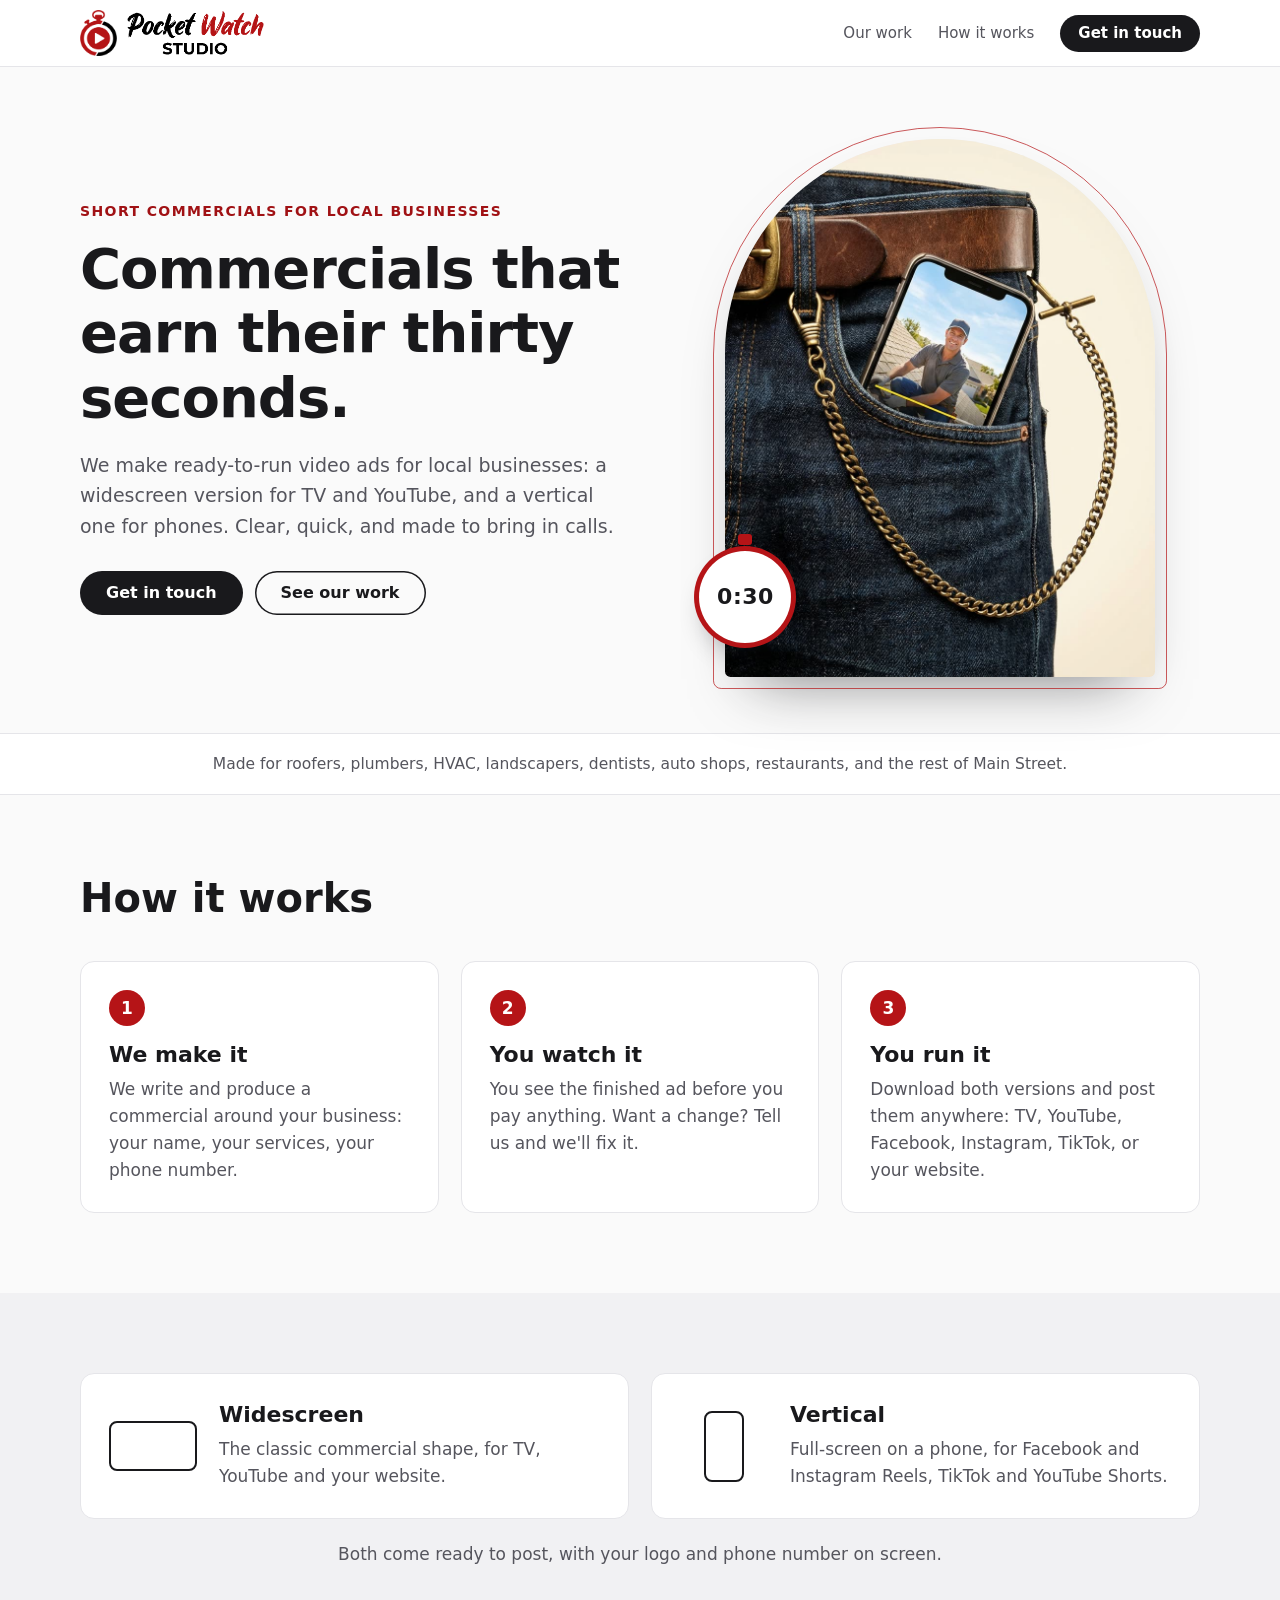
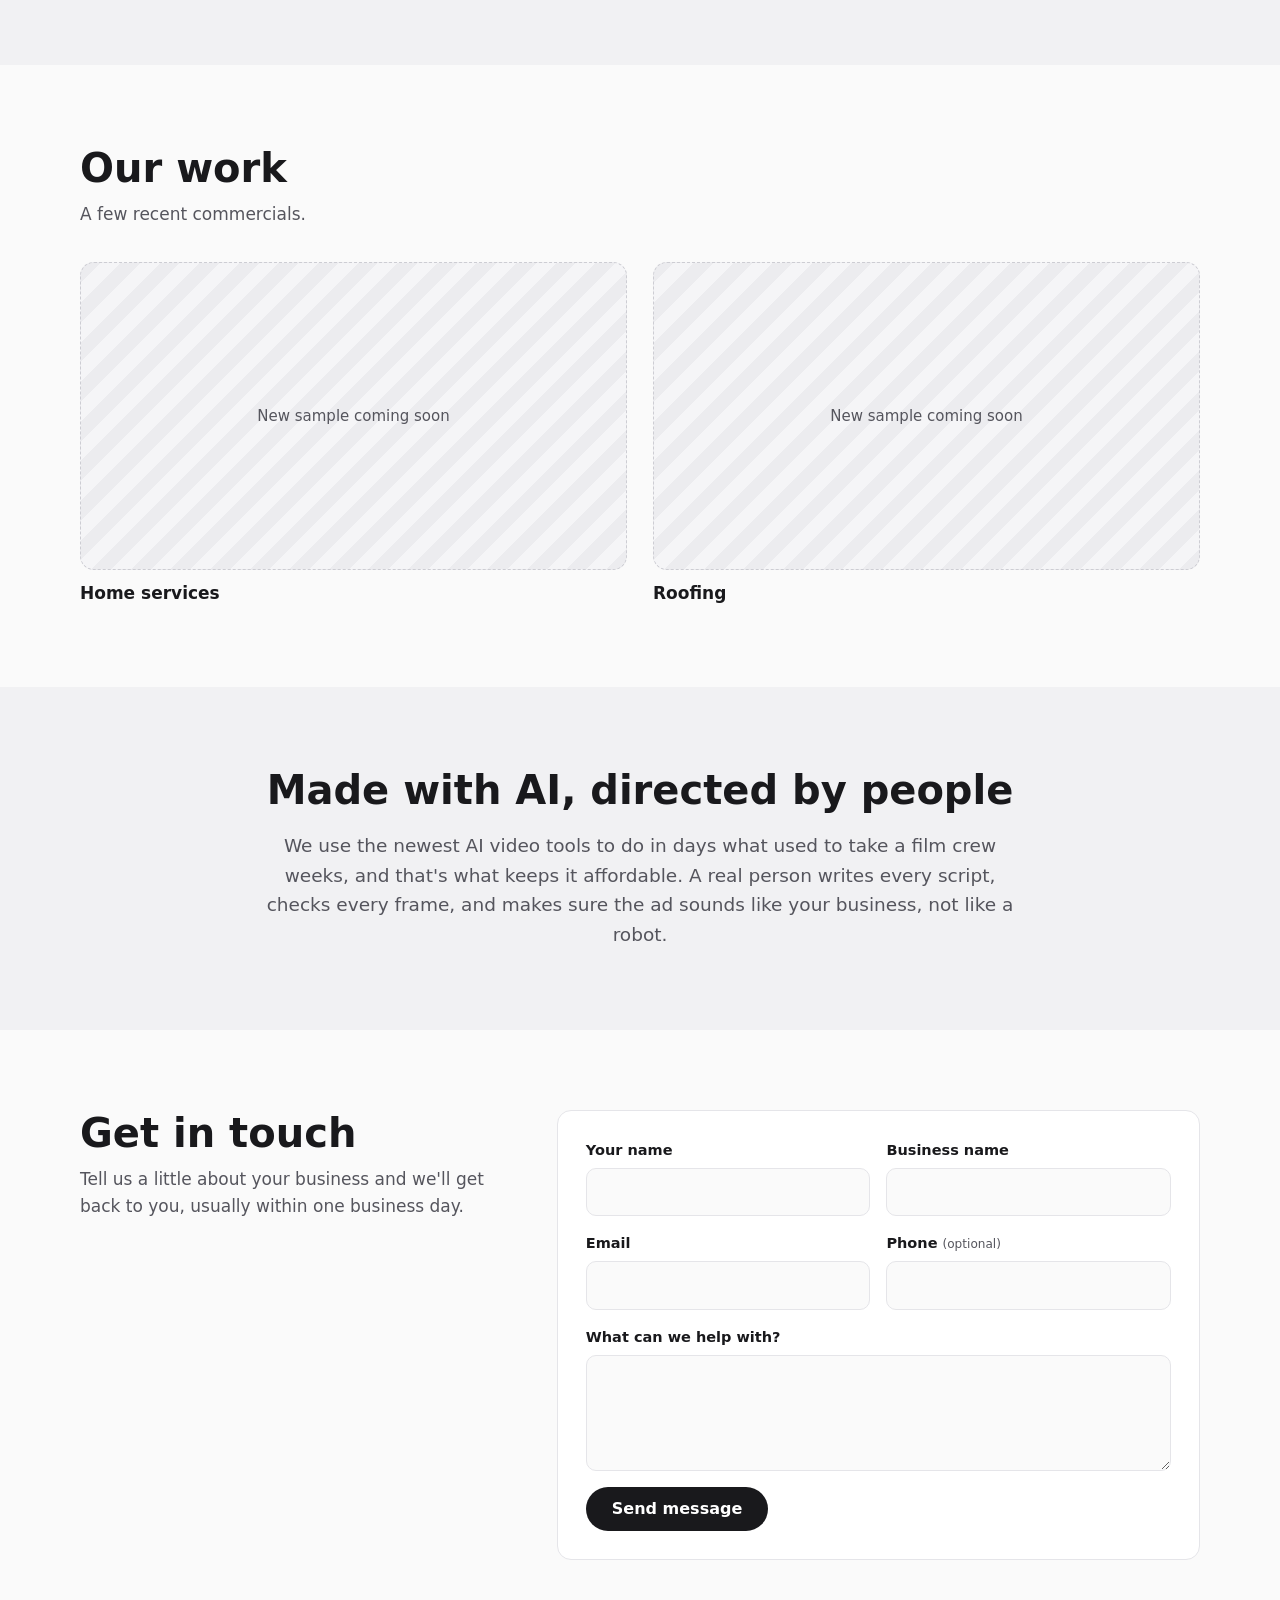
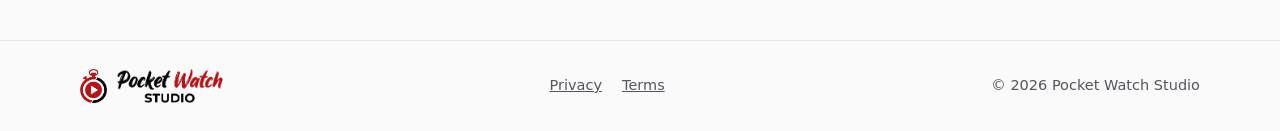
<file: index.html>
<!doctype html>
<html lang="en">
<head>
  <meta charset="utf-8">
  <meta name="viewport" content="width=device-width, initial-scale=1">
  <title>Pocket Watch Studio · Short commercials for local businesses</title>
  <meta name="description" content="Ready-to-run video commercials for local businesses: a widescreen version for TV and YouTube, and a vertical one for phones.">
  <meta name="theme-color" content="#ffffff">
  <meta property="og:title" content="Pocket Watch Studio">
  <meta property="og:description" content="Short commercials for local businesses.">
  <meta property="og:type" content="website">
  <link rel="icon" href="assets/favicon.png?v=2" type="image/png">
  <link rel="stylesheet" href="styles.css?v=12">
</head>
<body>
  <header class="top">
    <div class="wrap top-in">
      <a class="brand" href="#top" aria-label="Pocket Watch Studio, home"><img class="brand-mark" src="assets/logo-mark.png?v=2" alt="" width="400" height="495"><img class="brand-words" src="assets/logo-words.png?v=2" alt="Pocket Watch Studio" width="521" height="168"></a>
      <nav class="nav" aria-label="Main">
        <a href="#work">Our work</a>
        <a href="#how">How it works</a>
        <a class="btn btn-small" href="#contact">Get in touch</a>
      </nav>
    </div>
  </header>

  <main id="top">
    <section class="hero">
      <div class="wrap hero-in">
        <div class="hero-copy">
          <p class="eyebrow">Short commercials for local businesses</p>
          <h1>Commercials that earn their thirty seconds.</h1>
          <p class="lede">We make ready-to-run video ads for local businesses: a widescreen version for TV and YouTube, and a vertical one for phones. Clear, quick, and made to bring in calls.</p>
          <div class="cta">
            <a class="btn" href="#contact">Get in touch</a>
            <a class="btn btn-ghost" href="#work">See our work</a>
          </div>
        </div>
        <figure class="hero-photo">
          <div class="arch"><img src="assets/hero-pocket.jpg" width="880" height="1092" alt="A phone playing a roofing commercial, tucked in a jeans pocket with a brass pocket-watch chain to the belt" fetchpriority="high"></div>
          <div class="badge" aria-hidden="true"><span>0:30</span></div>
        </figure>
      </div>
    </section>

    <section class="trades" aria-label="Who we work with">
      <div class="wrap">
        <p>Made for roofers, plumbers, HVAC, landscapers, dentists, auto shops, restaurants, and the rest of Main Street.</p>
      </div>
    </section>

    <section id="how" class="section">
      <div class="wrap">
        <h2>How it works</h2>
        <ol class="steps">
          <li>
            <span class="num">1</span>
            <h3>We make it</h3>
            <p>We write and produce a commercial around your business: your name, your services, your phone number.</p>
          </li>
          <li>
            <span class="num">2</span>
            <h3>You watch it</h3>
            <p>You see the finished ad before you pay anything. Want a change? Tell us and we'll fix it.</p>
          </li>
          <li>
            <span class="num">3</span>
            <h3>You run it</h3>
            <p>Download both versions and post them anywhere: TV, YouTube, Facebook, Instagram, TikTok, or your website.</p>
          </li>
        </ol>
      </div>
    </section>

    <section class="section alt">
      <div class="wrap two">
        <div class="card">
          <div class="shape shape-wide" aria-hidden="true"></div>
          <h3>Widescreen</h3>
          <p>The classic commercial shape, for TV, YouTube and your website.</p>
        </div>
        <div class="card">
          <div class="shape shape-tall" aria-hidden="true"></div>
          <h3>Vertical</h3>
          <p>Full-screen on a phone, for Facebook and Instagram Reels, TikTok and YouTube Shorts.</p>
        </div>
      </div>
      <p class="wrap note">Both come ready to post, with your logo and phone number on screen.</p>
    </section>

    <section id="work" class="section">
      <div class="wrap">
        <h2>Our work</h2>
        <p class="sub">A few recent commercials.</p>
        <!-- To add a sample: copy a <figure>, set the video src and poster, and remove class "soon". -->
        <div class="samples">
          <figure class="sample soon">
            <div class="frame wide"><span>New sample coming soon</span></div>
            <figcaption>Home services</figcaption>
          </figure>
          <figure class="sample soon">
            <div class="frame wide"><span>New sample coming soon</span></div>
            <figcaption>Roofing</figcaption>
          </figure>
        </div>
      </div>
    </section>

    <section class="section alt">
      <div class="wrap about">
        <h2>Made with AI, directed by people</h2>
        <p>We use the newest AI video tools to do in days what used to take a film crew weeks, and that's what keeps it affordable. A real person writes every script, checks every frame, and makes sure the ad sounds like your business, not like a robot.</p>
      </div>
    </section>

    <section id="contact" class="section">
      <div class="wrap contact">
        <div>
          <h2>Get in touch</h2>
          <p class="sub">Tell us a little about your business and we'll get back to you, usually within one business day.</p>
        </div>
        <form id="contact-form" class="form" novalidate>
          <label>Your name<input name="name" autocomplete="name" required></label>
          <label>Business name<input name="business" autocomplete="organization" required></label>
          <label>Email<input name="email" type="email" autocomplete="email" required></label>
          <label><span>Phone <small>(optional)</small></span><input name="phone" type="tel" autocomplete="tel"></label>
          <label class="full">What can we help with?<textarea name="message" rows="4" required></textarea></label>
          <!-- spam trap: people never see or fill this -->
          <label class="trap" aria-hidden="true">Leave this empty<input name="website" tabindex="-1" autocomplete="off"></label>
          <div class="full form-end">
            <button class="btn" type="submit">Send message</button>
            <p class="status" role="status" aria-live="polite"></p>
          </div>
        </form>
      </div>
    </section>
  </main>

  <footer class="foot">
    <div class="wrap foot-in">
      <a class="brand brand-small" href="#top"><img class="brand-mark" src="assets/logo-mark.png?v=2" alt="" width="400" height="495"><img class="brand-words" src="assets/logo-words.png?v=2" alt="Pocket Watch Studio" width="521" height="168"></a>
      <nav aria-label="Legal"><a href="privacy.html">Privacy</a><a href="terms.html">Terms</a></nav>
      <p>© <span id="year">2026</span> Pocket Watch Studio</p>
    </div>
  </footer>
  <script src="main.js?v=2"></script>
</body>
</html>
</file>
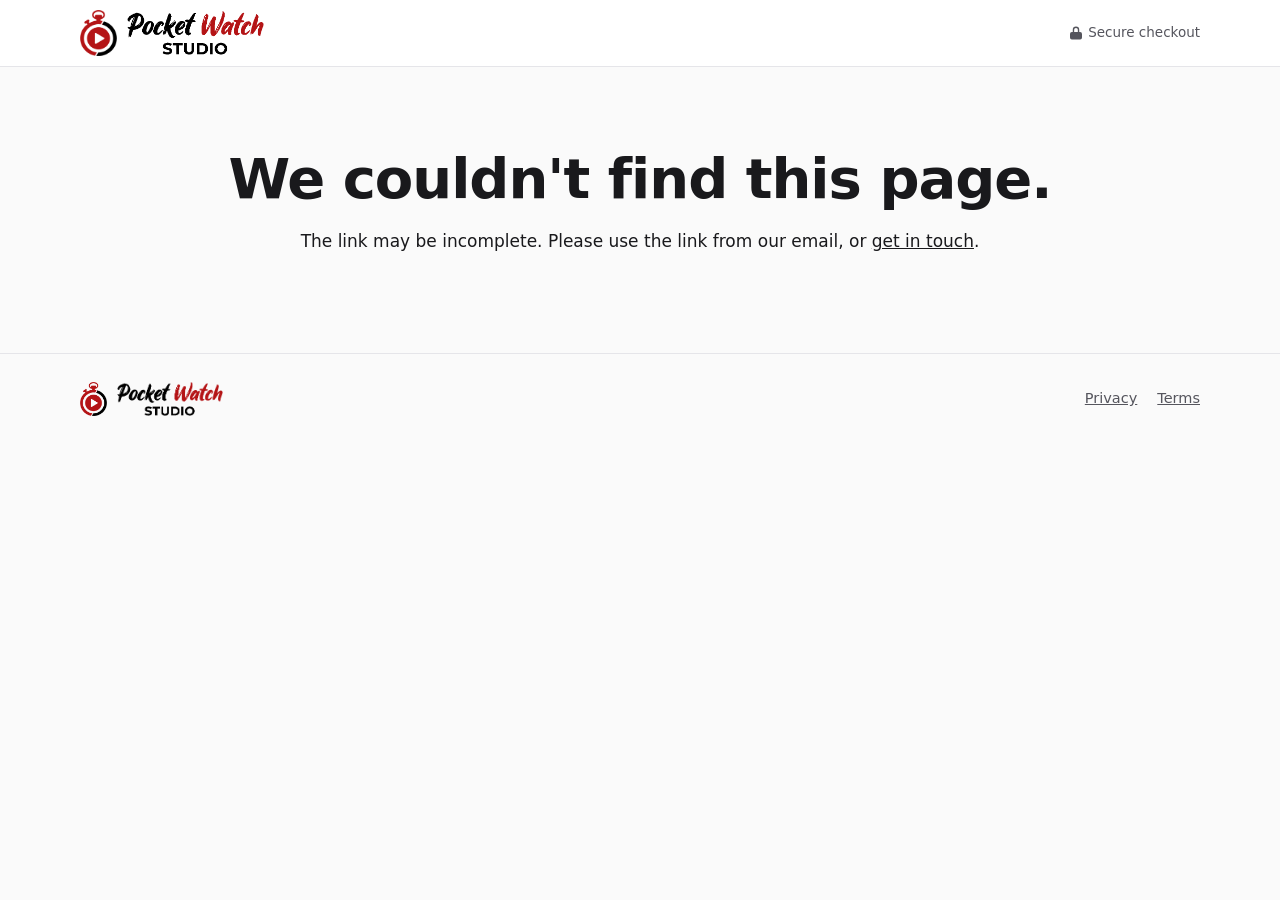
<file: watch/index.html>
<!doctype html>
<html lang="en">
<head>
  <meta charset="utf-8">
  <meta name="viewport" content="width=device-width, initial-scale=1, viewport-fit=cover">
  <title>Your commercials · Pocket Watch Studio</title>
  <meta name="robots" content="noindex, nofollow">
  <meta name="theme-color" content="#ffffff">
  <link rel="icon" href="../assets/favicon.png?v=2" type="image/png">
  <link rel="stylesheet" href="../styles.css?v=17">
</head>
<body class="watch-page">
  <header class="top">
    <div class="wrap top-in">
      <a class="brand" href="../index.html"><img class="brand-mark" src="../assets/logo-mark.png?v=2" alt="" width="400" height="495"><img class="brand-words" src="../assets/logo-words.png?v=2" alt="Pocket Watch Studio" width="521" height="168"></a>
      <a class="w-secure" href="#checkout"><svg width="12" height="14" viewBox="0 0 13 14" aria-hidden="true"><path fill="currentColor" d="M6.5 0a3.5 3.5 0 0 0-3.5 3.5V6H2a2 2 0 0 0-2 2v4a2 2 0 0 0 2 2h9a2 2 0 0 0 2-2V8a2 2 0 0 0-2-2h-1V3.5A3.5 3.5 0 0 0 6.5 0Zm-2 3.5a2 2 0 1 1 4 0V6h-4V3.5Z"/></svg>Secure checkout</a>
    </div>
  </header>

  <main id="app" hidden>
    <section class="wrap w-hero">
      <h1>We crafted these commercials just for you, with no obligation.</h1>
    </section>

    <section class="wrap" id="thanks" hidden>
      <div class="w-thanks" role="status">
        <h2>Thank you! Your payment went through.</h2>
        <p>We're now making the full-quality files of what you bought. We'll email you the download link as soon as they're ready. Stripe has emailed you a receipt.</p>
      </div>
    </section>

    <section class="wrap w-group" id="g-wide" hidden>
      <div class="vids wide" id="vids-wide"></div>
      <p class="set-tip below" id="wide-tip" hidden></p>
    </section>

    <section class="wrap w-group" id="g-tall" hidden>
      <div class="w-group-head">
        <div><p class="eyebrow">Vertical · 9:16</p><h2>For phones</h2></div>
        <ul class="w-uses"><li>Instagram Reels</li><li>TikTok</li><li>YouTube Shorts</li><li>Stories</li></ul>
      </div>
      <div class="vids tall" id="vids-tall"></div>
      <p class="set-tip below" id="tall-tip" hidden></p>
    </section>

    <!-- offer and full set sit under the videos, so the videos are the first thing seen (2026-11-27) -->
    <section class="wrap w-offer">
      <div class="deal" id="deal" hidden>
        <span class="deal-tag">Save <span class="off-pct">30</span>%</span>
        <p id="deal-text"></p>
        <p class="deal-clock"><span class="clock" role="timer"></span></p>
      </div>
    </section>

    <section class="wrap" id="pkg-wrap" hidden>
      <div class="pkg" id="pkg">
        <div>
          <p class="pkg-tag">Best value</p>
          <h2 id="pkg-title">The full set</h2>
          <p id="pkg-desc"></p>
          <ul class="pkg-list" id="pkg-list"></ul>
        </div>
        <div class="pkg-buy">
          <p class="price"><s id="pkg-was"></s> <strong id="pkg-now"></strong></p>
          <p class="each" id="pkg-each"></p>
          <p class="save" id="pkg-save"></p>
          <p class="pkg-clock" id="pkg-clock" hidden><span class="off-pct">30</span>% off ends in <span class="clock"></span></p>
          <button type="button" class="btn" id="pkg-btn" data-buy="package">Get the full set</button>
        </div>
      </div>
    </section>

    <section class="wrap">
      <p class="w-rights">Every commercial you buy comes with <strong>exclusive local rights to its characters</strong>.</p>
    </section>

    <!-- checkout is on this page (2026-11-28): Stripe's payment form is simply there, for the picks or else the full set -->
    <section class="wrap co" id="checkout" aria-labelledby="co-title">
      <div class="co-card">
        <h2 id="co-title" tabindex="-1">Check out</h2>
        <p class="co-send" id="co-send">We will prepare your files and email them to you.</p>

        <p class="co-empty" id="co-empty" hidden>Select videos above to check out.</p>
        <div class="co-head" id="co-head" hidden>
          <p><strong id="co-head-title"></strong> <span id="co-head-sum"></span></p>
          <p class="co-nudge" id="co-nudge"></p>
        </div>
        <p class="co-status" id="co-status" role="status" hidden>Loading secure payment…</p>
        <p class="co-error" id="co-error" role="alert" hidden></p>
        <p class="co-retry" id="co-retry" hidden><button type="button" class="btn" id="co-retry-btn"></button></p>
        <div class="co-form" id="co-form"></div>

        <div class="w-thanks" id="co-done" role="status" hidden>
          <h2>Thank you! Your payment went through.</h2>
          <p>We're now making the full-quality files of what you bought. We'll email you the download link as soon as they're ready. Stripe has emailed you a receipt.</p>
        </div>
        <p class="co-note" id="co-note">Payments are handled by Stripe. Your card details never reach us. <a href="../terms.html" target="_blank">Terms</a> · <a href="../privacy.html" target="_blank">Privacy</a></p>
      </div>
    </section>
  </main>

  <section class="wrap w-missing" id="loading"><p>Loading your commercials…</p></section>
  <section class="wrap w-missing" id="missing" hidden>
    <h1>We couldn't find this page.</h1>
    <p>The link may be incomplete. Please use the link from our email, or <a href="../index.html#contact">get in touch</a>.</p>
  </section>

  <footer class="foot">
    <div class="wrap foot-in">
      <a class="brand brand-small" href="../index.html"><img class="brand-mark" src="../assets/logo-mark.png?v=2" alt="" width="400" height="495"><img class="brand-words" src="../assets/logo-words.png?v=2" alt="Pocket Watch Studio" width="521" height="168"></a>
      <nav aria-label="Legal"><a href="../privacy.html">Privacy</a><a href="../terms.html">Terms</a></nav>
    </div>
  </footer>

  <div class="w-bar" id="bar" aria-hidden="true">
    <div class="w-bar-meter" id="bar-meter" hidden><i></i></div>
    <div class="w-bar-txt" aria-live="polite"><strong id="bar-title"></strong><span id="bar-sub"></span><p class="bar-clock" id="bar-clock" hidden><span class="off-pct">30</span>% off ends in <span class="clock"></span></p></div>
    <div class="w-bar-btns">
      <button type="button" class="btn btn-plain" id="bar-picks" tabindex="-1" hidden>Buy these</button>
      <button type="button" class="btn" id="bar-set" data-buy="package" tabindex="-1">Get the set</button>
    </div>
  </div>
  <script src="player.js?v=1"></script>
  <script src="watch.js?v=14"></script>
</body>
</html>
</file>
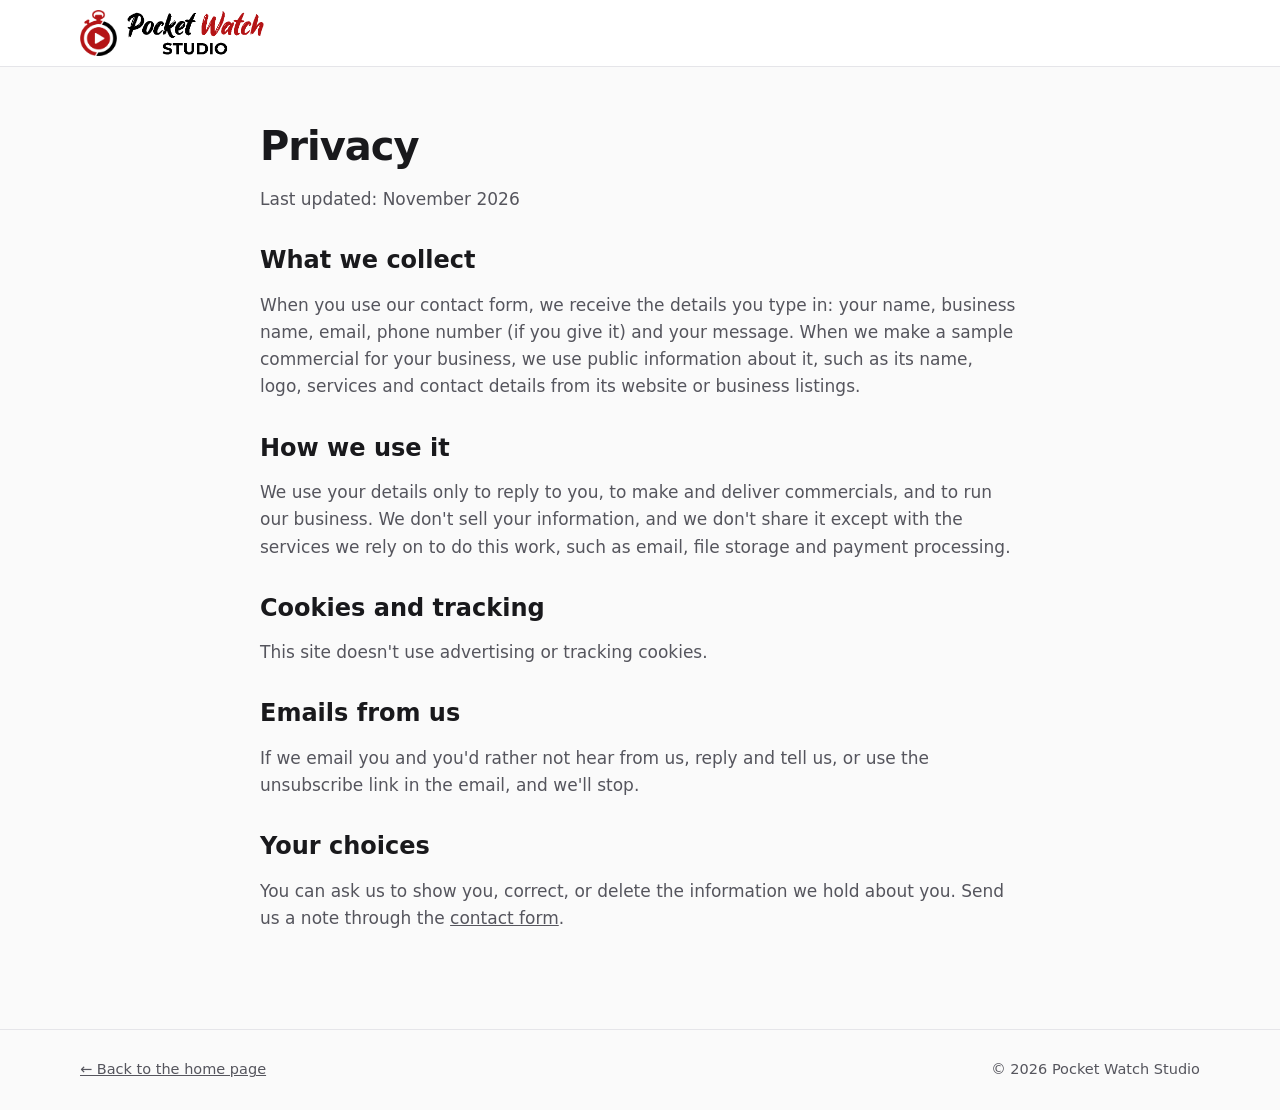
<file: privacy.html>
<!doctype html>
<html lang="en">
<head>
  <meta charset="utf-8">
  <meta name="viewport" content="width=device-width, initial-scale=1">
  <title>Privacy · Pocket Watch Studio</title>
  <meta name="robots" content="noindex">
  <link rel="icon" href="assets/favicon.png?v=2" type="image/png">
  <link rel="stylesheet" href="styles.css?v=12">
</head>
<body>
  <header class="top"><div class="wrap top-in"><a class="brand" href="index.html"><img class="brand-mark" src="assets/logo-mark.png?v=2" alt="" width="400" height="495"><img class="brand-words" src="assets/logo-words.png?v=2" alt="Pocket Watch Studio" width="521" height="168"></a></div></header>
  <main class="wrap legal">
    <h1>Privacy</h1>
    <p>Last updated: November 2026</p>
    <h2>What we collect</h2>
    <p>When you use our contact form, we receive the details you type in: your name, business name, email, phone number (if you give it) and your message. When we make a sample commercial for your business, we use public information about it, such as its name, logo, services and contact details from its website or business listings.</p>
    <h2>How we use it</h2>
    <p>We use your details only to reply to you, to make and deliver commercials, and to run our business. We don't sell your information, and we don't share it except with the services we rely on to do this work, such as email, file storage and payment processing.</p>
    <h2>Cookies and tracking</h2>
    <p>This site doesn't use advertising or tracking cookies.</p>
    <h2>Emails from us</h2>
    <p>If we email you and you'd rather not hear from us, reply and tell us, or use the unsubscribe link in the email, and we'll stop.</p>
    <h2>Your choices</h2>
    <p>You can ask us to show you, correct, or delete the information we hold about you. Send us a note through the <a href="index.html#contact">contact form</a>.</p>
  </main>
  <footer class="foot"><div class="wrap foot-in"><a href="index.html">← Back to the home page</a><p>© 2026 Pocket Watch Studio</p></div></footer>
</body>
</html>
</file>
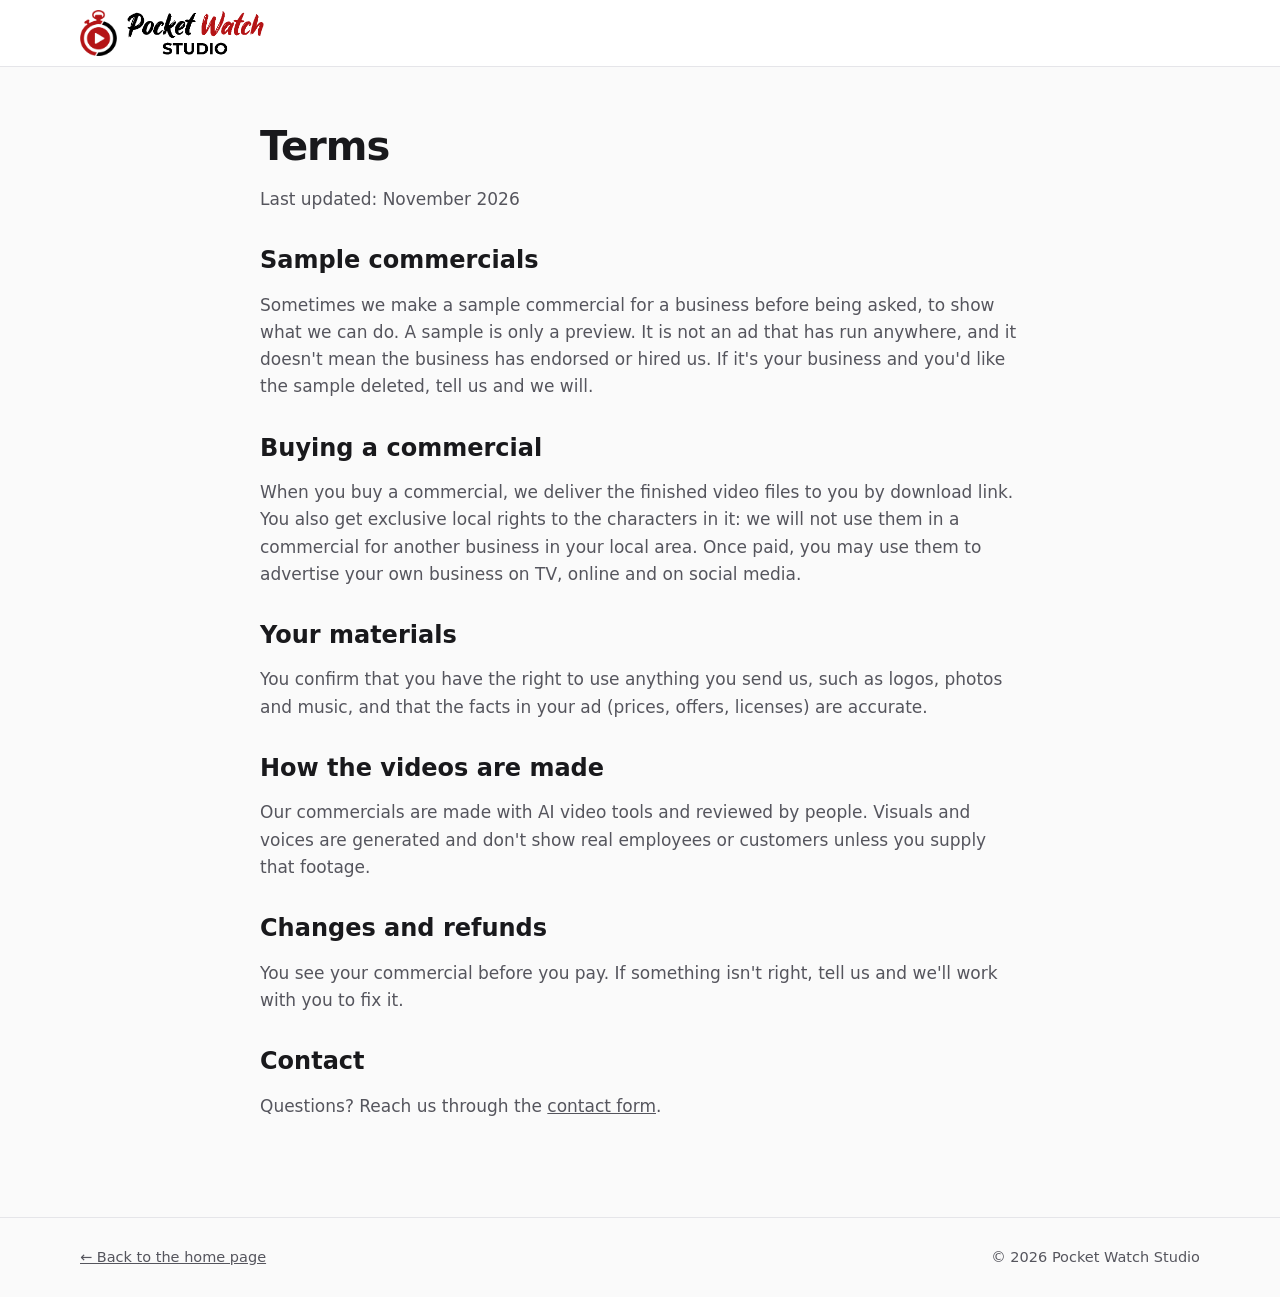
<file: terms.html>
<!doctype html>
<html lang="en">
<head>
  <meta charset="utf-8">
  <meta name="viewport" content="width=device-width, initial-scale=1">
  <title>Terms · Pocket Watch Studio</title>
  <meta name="robots" content="noindex">
  <link rel="icon" href="assets/favicon.png?v=2" type="image/png">
  <link rel="stylesheet" href="styles.css?v=12">
</head>
<body>
  <header class="top"><div class="wrap top-in"><a class="brand" href="index.html"><img class="brand-mark" src="assets/logo-mark.png?v=2" alt="" width="400" height="495"><img class="brand-words" src="assets/logo-words.png?v=2" alt="Pocket Watch Studio" width="521" height="168"></a></div></header>
  <main class="wrap legal">
    <h1>Terms</h1>
    <p>Last updated: November 2026</p>
    <h2>Sample commercials</h2>
    <p>Sometimes we make a sample commercial for a business before being asked, to show what we can do. A sample is only a preview. It is not an ad that has run anywhere, and it doesn't mean the business has endorsed or hired us. If it's your business and you'd like the sample deleted, tell us and we will.</p>
    <h2>Buying a commercial</h2>
    <p>When you buy a commercial, we deliver the finished video files to you by download link. You also get exclusive local rights to the characters in it: we will not use them in a commercial for another business in your local area. Once paid, you may use them to advertise your own business on TV, online and on social media.</p>
    <h2>Your materials</h2>
    <p>You confirm that you have the right to use anything you send us, such as logos, photos and music, and that the facts in your ad (prices, offers, licenses) are accurate.</p>
    <h2>How the videos are made</h2>
    <p>Our commercials are made with AI video tools and reviewed by people. Visuals and voices are generated and don't show real employees or customers unless you supply that footage.</p>
    <h2>Changes and refunds</h2>
    <p>You see your commercial before you pay. If something isn't right, tell us and we'll work with you to fix it.</p>
    <h2>Contact</h2>
    <p>Questions? Reach us through the <a href="index.html#contact">contact form</a>.</p>
  </main>
  <footer class="foot"><div class="wrap foot-in"><a href="index.html">← Back to the home page</a><p>© 2026 Pocket Watch Studio</p></div></footer>
</body>
</html>
</file>
<file: styles.css>
/* Pocket Watch Studio: white and charcoal, with the logo's red as the one accent (2026-11-27: replaced the warm
   brass/cream earth tones, which clashed with the red and black logo). Keep red for actions and small marks, never large
   areas. System fonts only, so it loads fast. */
:root {
  --bg: #fafafa;
  --bg-alt: #f1f1f3;
  --ink: #19191c;
  --ink-soft: #55555d;
  --line: #e5e5e9;
  --accent: #b51417;
  --accent-dark: #a01114;
  --white: #ffffff;
  --radius: 14px;
  --display: "Segoe UI", system-ui, -apple-system, Roboto, "Helvetica Neue", Arial, sans-serif;
  --sans: system-ui, -apple-system, "Segoe UI", Roboto, "Helvetica Neue", Arial, sans-serif;
}
* { box-sizing: border-box; }
html { scroll-behavior: smooth; }
body { margin: 0; background: var(--bg); color: var(--ink); font: 17px/1.6 var(--sans); -webkit-font-smoothing: antialiased; }
img { max-width: 100%; display: block; }
a { color: inherit; }
.wrap { width: min(1120px, 100% - 40px); margin-inline: auto; }

/* header */
.top { position: sticky; top: 0; z-index: 10; background: rgba(255, 255, 255, .92); backdrop-filter: blur(8px); border-bottom: 1px solid var(--line); }
.top-in { display: flex; align-items: center; justify-content: space-between; height: 66px; }
.brand { display: flex; align-items: center; gap: 10px; text-decoration: none; font: 600 19px/1 var(--display); letter-spacing: .2px; }
.brand em { font-style: normal; color: var(--accent-dark); }
.brand-small { font-size: 16px; }
.brand img { width: auto; }
.brand-mark { height: 46px; }
.brand-words { height: 44px; }
.brand-small .brand-mark { height: 34px; }
.brand-small .brand-words { height: 34px; }
.nav { display: flex; align-items: center; gap: 26px; }
.nav a:not(.btn) { text-decoration: none; color: var(--ink-soft); font-size: 15px; }
.nav a:not(.btn):hover { color: var(--ink); }

/* buttons */
.btn { display: inline-block; background: var(--ink); color: var(--white); text-decoration: none; border: 0; border-radius: 999px; padding: 14px 26px; font: 600 16px/1 var(--sans); cursor: pointer; transition: background .2s, transform .2s; }
.btn:hover { background: #35353b; transform: translateY(-1px); }
.btn:focus-visible, input:focus-visible, textarea:focus-visible, a:focus-visible { outline: 3px solid var(--accent); outline-offset: 3px; }
.btn-small { padding: 10px 18px; font-size: 14px; }
.btn-ghost { background: transparent; color: var(--ink); box-shadow: inset 0 0 0 1.5px var(--ink); }
.btn-ghost:hover { background: var(--ink); color: var(--white); }

/* hero */
.hero { padding: 72px 0 56px; }
.hero-in { display: grid; grid-template-columns: 1.05fr 1fr; gap: 56px; align-items: center; }
.eyebrow { margin: 0 0 14px; color: var(--accent-dark); font-weight: 600; font-size: 14px; letter-spacing: 1.4px; text-transform: uppercase; }
h1, h2, h3 { font-family: var(--display); font-weight: 700; line-height: 1.15; margin: 0; }
h1 { font-size: clamp(36px, 5vw, 56px); letter-spacing: -1px; }
.lede { margin: 20px 0 30px; font-size: 19px; color: var(--ink-soft); max-width: 34em; }
.cta { display: flex; gap: 12px; flex-wrap: wrap; }

/* hero photo: an arched window with an outline in the accent, and a small watch-face badge */
.hero-photo { position: relative; margin: 0; justify-self: center; width: min(100%, 430px); }
.arch { aspect-ratio: 4 / 5; border-radius: 999px 999px 26px 26px; overflow: hidden; background: var(--bg-alt); box-shadow: 0 30px 60px -28px rgba(25, 25, 28, .55); }
.arch img { width: 100%; height: 100%; object-fit: cover; object-position: 45% 30%; }
.hero-photo::before { content: ""; position: absolute; inset: -12px; border: 1.5px solid var(--accent); border-radius: 999px 999px 36px 36px; opacity: .7; pointer-events: none; }
.badge { position: absolute; left: -26px; bottom: 34px; width: 92px; height: 92px; border-radius: 50%; background: var(--white); box-shadow: 0 0 0 5px var(--accent), 0 14px 28px -10px rgba(25, 25, 28, .45); display: grid; place-items: center; }
.badge::before { content: ""; position: absolute; top: -17px; left: 50%; width: 14px; height: 11px; margin-left: -7px; border-radius: 3px; background: var(--accent); }
.badge span { font: 700 22px/1 var(--display); color: var(--ink); letter-spacing: .5px; }

/* the two screens (not used on the home page now; kept for later) */
.hero-art { position: relative; aspect-ratio: 1.15; }
.screen { position: absolute; border-radius: var(--radius); background: linear-gradient(135deg, #2c2c31, #161619); box-shadow: 0 24px 50px -20px rgba(25, 25, 28, .45), 0 0 0 6px var(--white), 0 0 0 7px var(--line); display: grid; place-items: center; overflow: hidden; }
.screen.wide { left: 0; top: 8%; width: 82%; aspect-ratio: 16/9; }
.screen.tall { right: 0; bottom: 0; width: 34%; aspect-ratio: 9/16; border-radius: 22px; }
.screen .tag { position: absolute; left: 12px; bottom: 10px; color: #e4e4e7; font-size: 12px; letter-spacing: .4px; opacity: .85; }
.screen.tall .tag { left: 50%; transform: translateX(-50%); white-space: nowrap; }
.play { width: 58px; height: 58px; border-radius: 50%; background: var(--accent); position: relative; box-shadow: 0 0 0 10px rgba(181, 20, 23, .18); }
.play::after { content: ""; position: absolute; left: 23px; top: 18px; border-left: 17px solid var(--white); border-top: 11px solid transparent; border-bottom: 11px solid transparent; }
.screen.tall .play { width: 46px; height: 46px; }
.screen.tall .play::after { left: 18px; top: 14px; border-left-width: 14px; border-top-width: 9px; border-bottom-width: 9px; }

/* trades strip */
.trades { border-block: 1px solid var(--line); background: var(--white); }
.trades p { margin: 0; padding: 18px 0; text-align: center; color: var(--ink-soft); font-size: 15.5px; }

/* sections */
.section { padding: 80px 0; }
.section.alt { background: var(--bg-alt); }
h2 { font-size: clamp(30px, 3.6vw, 40px); }
.sub { color: var(--ink-soft); margin: 10px 0 0; }
.steps { list-style: none; padding: 0; margin: 40px 0 0; display: grid; grid-template-columns: repeat(3, 1fr); gap: 22px; }
.steps li, .card { background: var(--white); border: 1px solid var(--line); border-radius: var(--radius); padding: 28px; }
.num { display: inline-grid; place-items: center; width: 36px; height: 36px; border-radius: 50%; background: var(--accent); color: var(--white); font-weight: 700; margin-bottom: 16px; }
h3 { font-size: 22px; }
.steps p, .card p { margin: 8px 0 0; color: var(--ink-soft); }
.two { display: grid; grid-template-columns: 1fr 1fr; gap: 22px; }
.card { display: grid; grid-template-columns: auto 1fr; column-gap: 22px; align-items: center; }
.card .shape { grid-row: span 2; border: 2.5px solid var(--ink); border-radius: 8px; }
.shape-wide { width: 88px; aspect-ratio: 16/9; }
.shape-tall { width: 40px; aspect-ratio: 9/16; margin-inline: 24px; }
.note { margin-top: 22px; text-align: center; color: var(--ink-soft); }

/* samples */
.samples { display: grid; grid-template-columns: repeat(auto-fit, minmax(300px, 1fr)); gap: 26px; margin-top: 34px; }
.sample { margin: 0; }
.frame { border-radius: var(--radius); overflow: hidden; background: #161619; }
.frame.wide { aspect-ratio: 16/9; }
.frame video { width: 100%; height: 100%; object-fit: cover; display: block; }
.sample.soon .frame { display: grid; place-items: center; background: repeating-linear-gradient(135deg, #ececef 0 14px, #f5f5f7 14px 28px); border: 1px dashed #cdcdd3; }
.sample.soon .frame span { color: var(--ink-soft); font-size: 15px; }
figcaption { margin-top: 10px; font-weight: 600; }

/* about */
.about { max-width: 760px; text-align: center; }
.about p { font-size: 18.5px; color: var(--ink-soft); margin: 18px 0 0; }

/* contact */
.contact { display: grid; grid-template-columns: .8fr 1.2fr; gap: 48px; align-items: start; }
.form { display: grid; grid-template-columns: 1fr 1fr; gap: 16px; background: var(--white); border: 1px solid var(--line); border-radius: var(--radius); padding: 28px; }
.form label { display: grid; gap: 6px; font-size: 14.5px; font-weight: 600; }
.form small { font-weight: 400; color: var(--ink-soft); }
.form input, .form textarea { font: 16px/1.4 var(--sans); padding: 12px 14px; border: 1.5px solid var(--line); border-radius: 10px; background: var(--bg); color: var(--ink); width: 100%; }
.form textarea { resize: vertical; }
.form input:invalid.touched, .form textarea:invalid.touched { border-color: #b51417; }
.full { grid-column: 1 / -1; }
.trap { position: absolute; left: -9999px; }
.form-end { display: flex; align-items: center; gap: 16px; flex-wrap: wrap; }
.status { margin: 0; font-size: 15px; color: var(--ink-soft); }
.status.ok { color: #2f6b3a; }
.status.err { color: #b51417; }

/* footer */
.foot { border-top: 1px solid var(--line); padding: 28px 0; color: var(--ink-soft); font-size: 14.5px; }
.foot-in { display: flex; align-items: center; justify-content: space-between; gap: 18px; flex-wrap: wrap; }
.foot nav { display: flex; gap: 20px; }
.foot p { margin: 0; }

/* legal pages */
.legal { padding: 56px 0 80px; max-width: 760px; }
.legal h1 { font-size: 40px; margin-bottom: 8px; }
.legal h2 { font-size: 24px; margin-top: 34px; }
.legal p, .legal li { color: var(--ink-soft); }

/* a prospect's private page (watch/) */
.w-hero { padding: 28px 0 24px; text-align: center; }
.deal { margin: 28px auto 0; max-width: 560px; background: var(--white); border: 1.5px solid var(--accent); border-radius: var(--radius); padding: 18px 22px 16px; position: relative; }
.deal-tag { position: absolute; top: -13px; left: 50%; transform: translateX(-50%); background: var(--accent); color: var(--white); font-weight: 700; font-size: 13px; letter-spacing: 1px; text-transform: uppercase; padding: 4px 12px; border-radius: 999px; }
.deal p { margin: 6px 0 0; }
.deal-clock { color: var(--accent-dark); font-weight: 600; }
.pkg { display: grid; grid-template-columns: 1fr auto; gap: 28px; align-items: center; background: var(--ink); color: var(--white); border-radius: var(--radius); padding: 32px 34px; margin-top: 18px; }
.pkg h2 { color: var(--white); }
.pkg p { color: #d4d4d8; margin: 8px 0 0; }
.pkg-list { margin: 14px 0 0; padding: 0; list-style: none; display: flex; flex-wrap: wrap; gap: 8px; }
.pkg-list li { background: rgba(255, 255, 255, .1); border-radius: 999px; padding: 5px 12px; font-size: 14px; }
.pkg-buy { text-align: center; }
.pkg .btn { background: var(--white); color: var(--ink); }
.pkg .btn:hover { background: #e4e4e7; }
.price { margin: 0; font-size: 18px; }
.price s { color: #9d9da5; margin-right: 4px; }
/* old prices are crossed out corner to corner, so the number stays readable */
.price s, .pkg .price s { text-decoration: none; display: inline-block; position: relative; padding-inline: 2px; }
.price s::after { content: ""; position: absolute; inset: 12% 0; background: linear-gradient(to top right, transparent calc(50% - 1.5px), var(--accent) calc(50% - .5px), var(--accent) calc(50% + .5px), transparent calc(50% + 1.5px)); pointer-events: none; }
.price strong { font: 700 44px/1 var(--display); }
.pkg .price strong { color: var(--white); }
.pkg .save { font-size: 14px; margin: 6px 0 14px; color: #e4e4e7; }
.price.small strong { font-size: 26px; color: var(--ink); }
.price.small s { color: var(--ink-soft); }
.w-h2 { margin: 56px 0 22px; font-size: 30px; }
.vids { display: grid; gap: 22px; }
.vids.wide { grid-template-columns: repeat(2, minmax(0, 1fr)); }
.vids.tall { grid-template-columns: repeat(4, minmax(0, 1fr)); }
.vid { background: var(--white); border: 1px solid var(--line); border-radius: var(--radius); overflow: hidden; display: flex; flex-direction: column; }
.vid-frame { background: #161619; display: grid; place-items: center; position: relative; }
.vid-frame.wide { aspect-ratio: 16 / 9; }
.vid-frame.tall { aspect-ratio: 9 / 16; }
.vid-frame video { width: 100%; height: 100%; object-fit: contain; background: #000; }
.vid-soon { width: 100%; height: 100%; display: grid; place-items: center; background: repeating-linear-gradient(135deg, #ececef 0 14px, #f5f5f7 14px 28px); }
.vid-frame.tall .vid-soon span::before { content: ""; display: block; width: 34px; height: 60px; border: 2px solid var(--ink-soft); border-radius: 6px; margin: 0 auto 8px; }
.vid-frame.wide .vid-soon span::before { content: ""; display: block; width: 76px; height: 43px; border: 2px solid var(--ink-soft); border-radius: 6px; margin: 0 auto 8px; }
.vid-soon span { color: var(--ink-soft); font-size: 14px; text-align: center; }
.vid-info { padding: 18px 20px 20px; display: grid; gap: 6px; }
.vid-info h3 { font-size: 20px; }
.vid-info h3 span { color: var(--ink-soft); font-weight: 400; }
.vid-use { margin: 0; color: var(--ink-soft); font-size: 14.5px; }
.vid-info .btn { justify-self: start; margin-top: 6px; }
.w-missing { padding: 80px 0; text-align: center; }

/* phones and small tablets */
@media (max-width: 860px) {
  .hero { padding: 40px 0 36px; }
  .hero-in, .contact { grid-template-columns: 1fr; gap: 36px; }
  .hero-art { max-width: 520px; width: 100%; margin-inline: auto; }
  .hero-photo { width: min(100% - 30px, 380px); }
  .badge { left: -14px; width: 78px; height: 78px; }
  .badge span { font-size: 19px; }
  .steps, .two { grid-template-columns: 1fr; }
  .section { padding: 60px 0; }
}
@media (max-width: 560px) {
  body { font-size: 16px; }
  .nav a:not(.btn) { display: none; }
  .brand { font-size: 17px; }
  .brand-mark { height: 40px; }
  .brand-words { height: 36px; }
  .lede { font-size: 17.5px; }
  .cta .btn { flex: 1; text-align: center; }
  .form { grid-template-columns: 1fr; padding: 20px; }
  .card { padding: 22px; column-gap: 16px; }
  .pkg { grid-template-columns: 1fr; padding: 26px 22px; }
  .pkg-buy .btn { width: 100%; text-align: center; }
  .w-hero { padding: 18px 0 16px; }
  .shape-tall { margin-inline: 18px; }
}
/* watch page, round 2 (2026-11-27): 4 widescreen + 4 vertical, composite player, sticky package bar */
.w-secure { display: inline-flex; align-items: center; gap: 6px; font-size: 13.5px; color: var(--ink-soft); }
.w-hero h1 { font-size: clamp(23px, 3.4vw, 34px); max-width: 20em; margin-inline: auto; }
#g-wide { padding-top: 0; }
.w-offer .deal { margin-top: 48px; }
.w-thanks { margin-top: 10px; background: #eef6e6; border: 1.5px solid #9cc27a; border-radius: var(--radius); padding: 20px 24px; }
.w-thanks h2 { font-size: 22px; }
.w-thanks p { margin: 6px 0 0; color: var(--ink-soft); }
.pkg { position: relative; overflow: hidden; background: linear-gradient(135deg, #2c2c31, var(--ink) 70%); box-shadow: 0 26px 50px -26px rgba(25, 25, 28, .6); }
.pkg::after { content: ""; position: absolute; right: -60px; top: -60px; width: 220px; height: 220px; border-radius: 50%; border: 1.5px solid rgba(181, 20, 23, .35); box-shadow: 0 0 0 18px rgba(181, 20, 23, .06); pointer-events: none; }
.pkg .pkg-tag { display: inline-block; margin: 0 0 10px; background: var(--accent); color: var(--white); font-weight: 700; font-size: 12.5px; letter-spacing: 1px; text-transform: uppercase; padding: 4px 12px; border-radius: 999px; }
.pkg h2 { font-size: clamp(26px, 4vw, 36px); }
.w-group { padding-top: 56px; }
.w-group-head { display: flex; align-items: flex-end; justify-content: space-between; gap: 12px 24px; flex-wrap: wrap; margin-bottom: 22px; }
.w-group-head .eyebrow { margin-bottom: 8px; }
.w-group-head h2 { font-size: clamp(26px, 3.6vw, 34px); }
.w-uses { list-style: none; margin: 0; padding: 0; display: flex; flex-wrap: wrap; gap: 6px; }
.w-uses li { font-size: 13px; padding: 5px 11px; border-radius: 999px; background: var(--white); border: 1px solid var(--line); color: var(--ink-soft); }
.vid { transition: transform .25s, box-shadow .25s; }
.vid:hover { transform: translateY(-3px); box-shadow: 0 16px 34px -20px rgba(25, 25, 28, .45); }
.vid.is-paid { border-color: #9cc27a; }
.vid-info { flex: 1; grid-template-rows: auto auto 1fr; }
.vid-buy { align-self: end; }
.vid-buy { display: flex; align-items: center; justify-content: space-between; gap: 10px; flex-wrap: wrap; margin-top: auto; padding-top: 8px; }
.vid-info .vid-buy .btn { margin-top: 0; }
.vid-left { margin: 8px 0 0; font-size: 13.5px; font-weight: 600; color: var(--accent-dark); }
/* the offer countdown */
.clock { display: inline-flex; gap: 4px; vertical-align: middle; font-variant-numeric: tabular-nums; }
.clock > span { display: inline-flex; align-items: baseline; gap: 2px; background: var(--ink); color: var(--white); border-radius: 6px; padding: 3px 6px; line-height: 1.3; }
.clock b { font-size: 14px; font-weight: 700; }
.clock i { font-style: normal; font-size: 10.5px; font-weight: 400; color: #d4d4d8; }
.deal-clock .clock b { font-size: 22px; }
.deal-clock .clock > span { padding: 5px 9px; }
.pkg .pkg-clock { margin: 0 0 14px; font-size: 13.5px; color: #e4e4e7; }
.pkg-clock .clock, .bar-clock .clock { margin-left: 4px; }
.pkg .clock > span, .w-bar .clock > span { background: rgba(255, 255, 255, .14); }
.bar-clock { margin: 4px 0 0; font-size: 12.5px; color: #d4d4d8; }
.vids.tall .vid-left .clock { display: flex; margin-top: 4px; gap: 3px; }
.vids.tall .vid-left .clock > span { flex-direction: column; align-items: center; flex: 1; padding: 3px 2px; }
.w-rights { margin: 56px 0 0; text-align: center; font-size: 18px; }
.vid-paid { font-size: 14px; font-weight: 600; color: #3f6b22; }
.btn-small { padding: 11px 18px; font-size: 15px; }
.vids.tall .vid-info { padding: 14px; }
.vids.tall .vid-info h3 { font-size: 17px; }
.vids.tall .vid-buy { flex-direction: column; align-items: stretch; }
.vids.tall .vid-buy .btn { text-align: center; }
.w-bar { position: fixed; left: 0; right: 0; bottom: 0; z-index: 20; display: flex; align-items: center; justify-content: space-between; gap: 12px;
  padding: 10px max(16px, env(safe-area-inset-left)) calc(10px + env(safe-area-inset-bottom)); background: rgba(25, 25, 28, .96); color: var(--white);
  backdrop-filter: blur(8px); -webkit-backdrop-filter: blur(8px); transform: translateY(110%); transition: transform .3s; }
.w-bar.show { transform: none; }
.w-bar-txt { min-width: 0; font-size: 14px; line-height: 1.3; }
.w-bar-txt strong { display: block; font-size: 15.5px; }
.w-bar-txt span { color: #d4d4d8; }
.w-bar .btn { background: var(--accent); flex-shrink: 0; padding: 12px 20px; }
body.has-bar .foot { padding-bottom: calc(96px + env(safe-area-inset-bottom)); }

/* picking several videos, and the nudges toward the set (2026-11-27) */
.pkg .each { margin: 8px 0 0; font-weight: 600; color: var(--white); }
.pkg .price s { font: 400 24px/1 var(--display); }
.set-tip.below { margin: 16px 0 0; }
.set-tip { margin: -8px 0 18px; color: var(--ink-soft); font-size: 15px; }
.linkbtn { appearance: none; background: none; border: 0; padding: 0; font: inherit; font-weight: 700; color: var(--accent-dark); text-decoration: underline; cursor: pointer; }
.vid.is-picked { border-color: var(--accent); box-shadow: 0 0 0 2px var(--accent); }
.vid .pick[aria-pressed="true"] { background: var(--accent); color: var(--white); box-shadow: none; }
.w-bar-btns { display: flex; gap: 8px; flex-shrink: 0; }
.w-bar .btn.btn-plain { background: transparent; box-shadow: inset 0 0 0 1.5px rgba(255, 255, 255, .6); }
.w-bar [hidden] { display: none; }
.w-bar-meter { position: absolute; left: 0; right: 0; top: 0; height: 4px; background: rgba(255, 255, 255, .15); }
.w-bar-meter i { display: block; height: 100%; width: 0; background: var(--accent); transition: width .3s; }
@media (max-width: 560px) {
  .w-bar { flex-direction: column; align-items: stretch; text-align: center; gap: 8px; }
  .w-bar-btns .btn { flex: 1; padding-inline: 8px; font-size: 15px; }
  body.has-bar .foot { padding-bottom: calc(150px + env(safe-area-inset-bottom)); }
}

/* checkout at the bottom of the page: the order, then Stripe's own payment form inside the same card */
a.w-secure { text-decoration: none; }
a.w-secure[hidden] { display: none; }
.co-send { margin: 6px 0 0; text-align: center; color: var(--ink-soft); }
.co { scroll-margin-top: 82px; margin-top: 28px; margin-bottom: 70px; }
.co-card { background: var(--white); border: 1px solid var(--line); border-top: 4px solid var(--accent); border-radius: var(--radius); padding: 28px 28px 20px; box-shadow: 0 26px 50px -34px rgba(25, 25, 28, .45); }
.co-card h2 { font-size: clamp(26px, 3.6vw, 34px); text-align: center; }
.co-card h2:focus { outline: none; }
.co-card [hidden] { display: none; }
.co-empty { margin: 14px 0 0; text-align: center; color: var(--ink-soft); }
.co-head { margin-top: 10px; text-align: center; }
.co-head p { margin: 0; }
.co-head strong, .co-head span { font-size: 19px; }
.co-nudge { margin-top: 4px; font-size: 15px; color: var(--ink-soft); }
.co-retry { margin: 14px 0 0; text-align: center; }
.co-status { margin: 22px 0; text-align: center; color: var(--ink-soft); }
.co-error { margin: 14px auto 0; max-width: 560px; text-align: center; font-weight: 600; color: var(--accent); }
.co-form:not(:empty) { margin-top: 18px; }
.co-card .w-thanks { max-width: 640px; margin: 0 auto; text-align: center; }
.co-card .w-thanks .btn { margin-top: 14px; }
.co-note { margin: 20px 0 0; text-align: center; font-size: 13.5px; color: var(--ink-soft); }
@media (max-width: 560px) {
  .co-card { padding: 22px 16px 16px; }
  .co-form:not(:empty) { margin-inline: -14px; }
}

/* the composite player (watch/player.js) */
.vid-frame.cp { display: flex; flex-direction: column; align-items: stretch; place-items: stretch; aspect-ratio: auto; background: #000; }
.cp-stage { position: relative; width: 100%; overflow: hidden; background: #000; cursor: pointer; }
.vid-frame.wide .cp-stage { aspect-ratio: 16 / 9; }
.vid-frame.tall .cp-stage { aspect-ratio: 9 / 16; }
.cp-stage video { position: absolute; inset: 0; width: 100%; height: 100%; object-fit: cover; background: #000; }
.cp-ov iframe { position: absolute; inset: 0; width: 100%; height: 100%; border: 0; pointer-events: none; background: transparent; }
.cp-big { position: absolute; inset: 0; display: grid; place-items: center; border: 0; padding: 0; cursor: pointer; background: linear-gradient(180deg, rgba(0,0,0,0) 45%, rgba(0,0,0,.45)); }
.cp-big span { width: 60px; height: 60px; border-radius: 50%; background: var(--accent); box-shadow: 0 0 0 10px rgba(181, 20, 23, .22); position: relative; transition: transform .2s; }
.cp-big span::after { content: ""; position: absolute; left: 24px; top: 19px; border-left: 17px solid var(--white); border-top: 11px solid transparent; border-bottom: 11px solid transparent; }
.cp-big:hover span, .cp-big:focus-visible span { transform: scale(1.08); }
.cp-playing .cp-big, .cp-playing .cp-len { display: none; }
.cp-len { position: absolute; left: 10px; bottom: 10px; font-size: 12px; font-weight: 600; color: #fff; background: rgba(0,0,0,.55); padding: 3px 8px; border-radius: 6px; pointer-events: none; }
.cp-len:empty { display: none; }
.cp-bar { display: flex; align-items: center; gap: 10px; padding: 8px 12px; background: #121214; }
.cp-pp { appearance: none; border: 0; background: var(--accent); color: var(--white); width: 34px; height: 34px; border-radius: 50%; font-size: 13px; cursor: pointer; flex: none; }
.cp-scrub { flex: 1; min-width: 0; accent-color: var(--accent); }
.cp-t { font-variant-numeric: tabular-nums; font-size: 12px; color: #c4c4c9; white-space: nowrap; }
.vids.tall .cp-t { display: none; }
.cp-msg { position: absolute; left: 0; right: 0; bottom: 40%; text-align: center; color: #eee; font-size: 14px; margin: 0; padding: 0 12px; }
.cp-fail .cp-big { display: none; }

@media (max-width: 860px) {
  .vids.tall { grid-template-columns: repeat(2, minmax(0, 1fr)); }
}
@media (max-width: 640px) {
  .vids.wide { grid-template-columns: 1fr; }
  .vids { gap: 14px; }
  .vids.tall .vid-info { padding: 12px; }
  .vids.tall .vid-info h3 { font-size: 15.5px; }
  .vids.tall .btn-small { padding: 10px; font-size: 14px; }
}
@media (max-width: 400px) { .w-secure { display: none; } }
@media (prefers-reduced-motion: reduce) { .vid, .w-bar, .cp-big span { transition: none; } .vid:hover { transform: none; } }
@media (prefers-reduced-motion: reduce) { html { scroll-behavior: auto; } .btn { transition: none; } }
</file>
